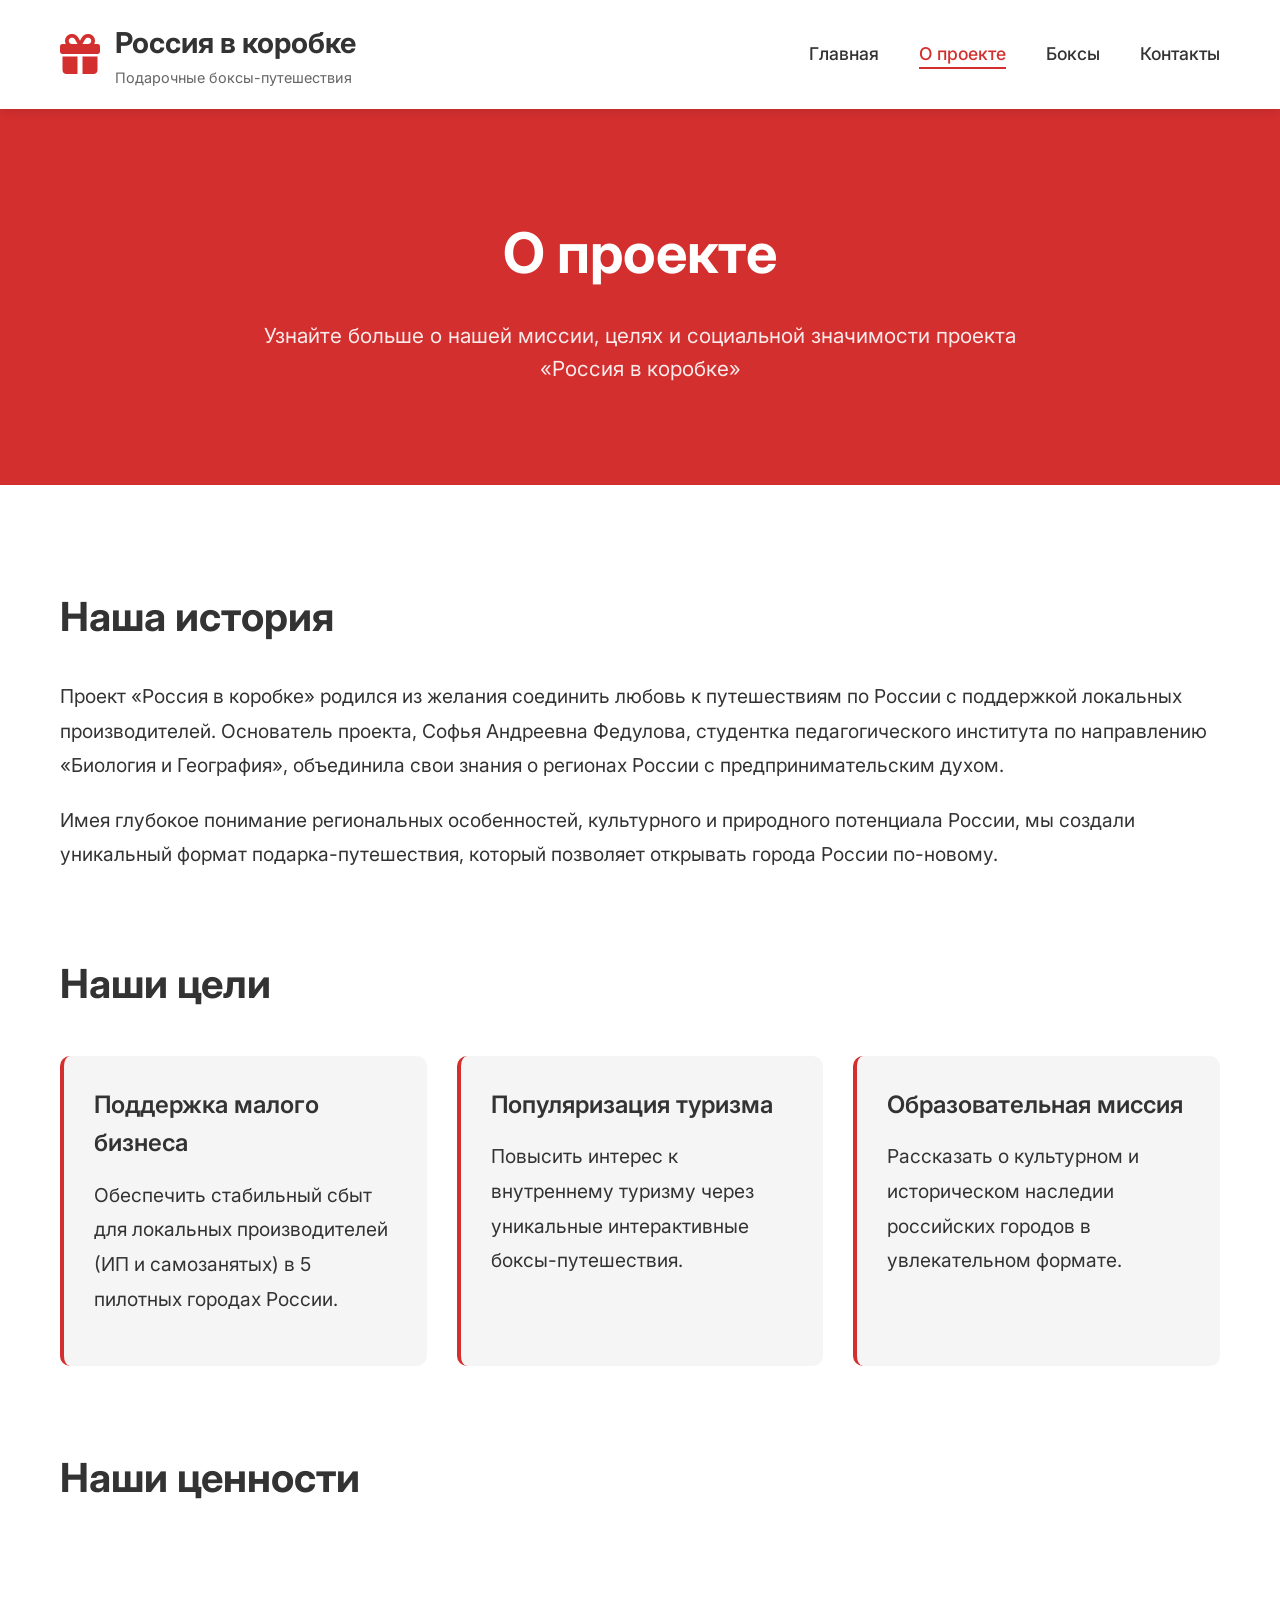
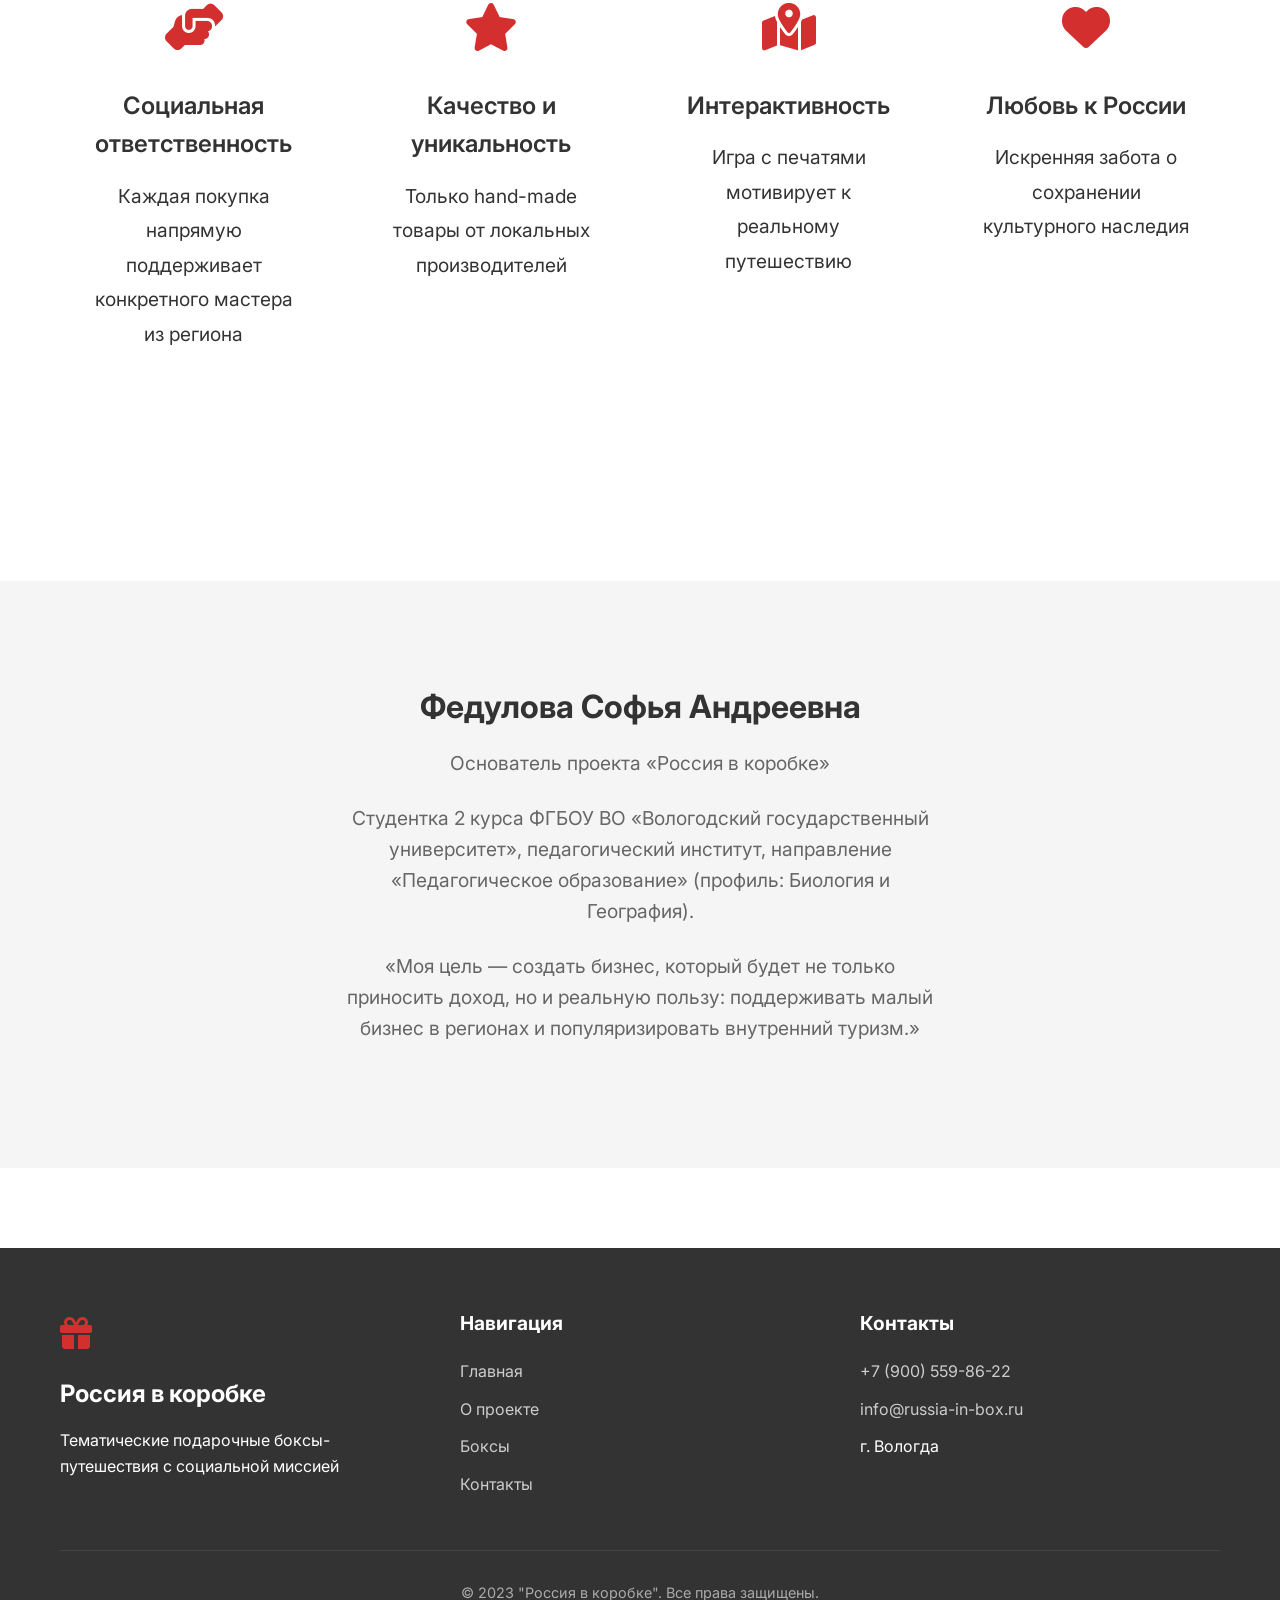
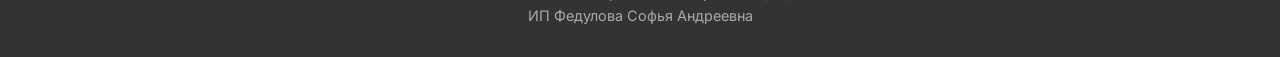
<file: about.html>
<!DOCTYPE html>
<html lang="ru">
<head>
    <meta charset="UTF-8">
    <meta name="viewport" content="width=device-width, initial-scale=1.0">
    <title>О проекте | Россия в коробке</title>
    <link rel="stylesheet" href="https://cdnjs.cloudflare.com/ajax/libs/font-awesome/6.4.0/css/all.min.css">
    <link href="https://fonts.googleapis.com/css2?family=Inter:wght@300;400;500;600;700&display=swap" rel="stylesheet">
    <link rel="stylesheet" href="style.css">
    <style>
        .page-header {
            background-color: var(--red);
            color: white;
            padding: 100px 0;
            text-align: center;
        }

        .page-header h1 {
            font-size: 3.5rem;
            margin-bottom: 20px;
            font-weight: 700;
        }

        .page-header p {
            font-size: 1.3rem;
            max-width: 800px;
            margin: 0 auto;
            opacity: 0.9;
        }

        .about-content {
            padding: 100px 0;
        }

        .about-section {
            margin-bottom: 80px;
        }

        .about-section h2 {
            font-size: 2.5rem;
            color: var(--dark);
            margin-bottom: 30px;
            font-weight: 700;
        }

        .about-section p {
            font-size: 1.2rem;
            line-height: 1.8;
            margin-bottom: 20px;
        }

        .goals {
            display: grid;
            grid-template-columns: repeat(auto-fit, minmax(300px, 1fr));
            gap: 30px;
            margin-top: 40px;
        }

        .goal-item {
            background-color: var(--gray);
            padding: 30px;
            border-radius: 10px;
            border-left: 4px solid var(--red);
        }

        .goal-item h3 {
            font-size: 1.5rem;
            color: var(--dark);
            margin-bottom: 15px;
            font-weight: 600;
        }

        .team {
            background-color: var(--gray);
            padding: 100px 0;
        }

        .team-member {
            text-align: center;
            max-width: 600px;
            margin: 0 auto;
        }

        .team-member h3 {
            font-size: 2rem;
            color: var(--dark);
            margin-bottom: 15px;
            font-weight: 700;
        }

        .team-member p {
            font-size: 1.2rem;
            color: #666;
            margin-bottom: 25px;
        }

        .values {
            display: grid;
            grid-template-columns: repeat(auto-fit, minmax(250px, 1fr));
            gap: 30px;
            margin-top: 50px;
        }

        .value-item {
            text-align: center;
            padding: 30px;
        }

        .value-icon {
            font-size: 3rem;
            color: var(--red);
            margin-bottom: 20px;
        }

        .value-item h3 {
            font-size: 1.5rem;
            color: var(--dark);
            margin-bottom: 15px;
            font-weight: 600;
        }
    </style>
</head>
<body>
    <!-- Шапка -->
    <header>
        <div class="container header-content">
            <a href="index.html" class="logo">
                <div class="logo-icon">
                    <i class="fas fa-gift"></i>
                </div>
                <div class="logo-text">
                    <h1>Россия в коробке</h1>
                    <p>Подарочные боксы-путешествия</p>
                </div>
            </a>
            
            <button class="mobile-menu-btn" id="mobileMenuBtn">
                <i class="fas fa-bars"></i>
            </button>
            
            <nav id="mainNav">
                <ul>
                    <li><a href="index.html">Главная</a></li>
                    <li><a href="about.html" class="active">О проекте</a></li>
                    <li><a href="index.html#cities">Боксы</a></li>
                    <li><a href="contact.html">Контакты</a></li>
                </ul>
            </nav>
        </div>
    </header>

    <!-- Заголовок страницы -->
    <section class="page-header">
        <div class="container">
            <h1>О проекте</h1>
            <p>Узнайте больше о нашей миссии, целях и социальной значимости проекта «Россия в коробке»</p>
        </div>
    </section>

    <!-- Содержание -->
    <section class="about-content">
        <div class="container">
            <div class="about-section">
                <h2>Наша история</h2>
                <p>Проект «Россия в коробке» родился из желания соединить любовь к путешествиям по России с поддержкой локальных производителей. Основатель проекта, Софья Андреевна Федулова, студентка педагогического института по направлению «Биология и География», объединила свои знания о регионах России с предпринимательским духом.</p>
                <p>Имея глубокое понимание региональных особенностей, культурного и природного потенциала России, мы создали уникальный формат подарка-путешествия, который позволяет открывать города России по-новому.</p>
            </div>

            <div class="about-section">
                <h2>Наши цели</h2>
                <div class="goals">
                    <div class="goal-item">
                        <h3>Поддержка малого бизнеса</h3>
                        <p>Обеспечить стабильный сбыт для локальных производителей (ИП и самозанятых) в 5 пилотных городах России.</p>
                    </div>
                    <div class="goal-item">
                        <h3>Популяризация туризма</h3>
                        <p>Повысить интерес к внутреннему туризму через уникальные интерактивные боксы-путешествия.</p>
                    </div>
                    <div class="goal-item">
                        <h3>Образовательная миссия</h3>
                        <p>Рассказать о культурном и историческом наследии российских городов в увлекательном формате.</p>
                    </div>
                </div>
            </div>

            <div class="about-section">
                <h2>Наши ценности</h2>
                <div class="values">
                    <div class="value-item">
                        <div class="value-icon">
                            <i class="fas fa-hands-helping"></i>
                        </div>
                        <h3>Социальная ответственность</h3>
                        <p>Каждая покупка напрямую поддерживает конкретного мастера из региона</p>
                    </div>
                    <div class="value-item">
                        <div class="value-icon">
                            <i class="fas fa-star"></i>
                        </div>
                        <h3>Качество и уникальность</h3>
                        <p>Только hand-made товары от локальных производителей</p>
                    </div>
                    <div class="value-item">
                        <div class="value-icon">
                            <i class="fas fa-map-marked-alt"></i>
                        </div>
                        <h3>Интерактивность</h3>
                        <p>Игра с печатями мотивирует к реальному путешествию</p>
                    </div>
                    <div class="value-item">
                        <div class="value-icon">
                            <i class="fas fa-heart"></i>
                        </div>
                        <h3>Любовь к России</h3>
                        <p>Искренняя забота о сохранении культурного наследия</p>
                    </div>
                </div>
            </div>
        </div>
    </section>

    <!-- Команда -->
    <section class="team">
        <div class="container">
            <div class="team-member">
                <h3>Федулова Софья Андреевна</h3>
                <p>Основатель проекта «Россия в коробке»</p>
                <p>Студентка 2 курса ФГБОУ ВО «Вологодский государственный университет», педагогический институт, направление «Педагогическое образование» (профиль: Биология и География).</p>
                <p>«Моя цель — создать бизнес, который будет не только приносить доход, но и реальную пользу: поддерживать малый бизнес в регионах и популяризировать внутренний туризм.»</p>
            </div>
        </div>
    </section>

    <!-- Футер -->
    <footer>
        <div class="container">
            <div class="footer-content">
                <div class="footer-logo">
                    <div class="logo-icon">
                        <i class="fas fa-gift"></i>
                    </div>
                    <h3>Россия в коробке</h3>
                    <p>Тематические подарочные боксы-путешествия с социальной миссией</p>
                </div>
                
                <div class="footer-links">
                    <h4>Навигация</h4>
                    <ul>
                        <li><a href="index.html">Главная</a></li>
                        <li><a href="about.html">О проекте</a></li>
                        <li><a href="index.html#cities">Боксы</a></li>
                        <li><a href="contact.html">Контакты</a></li>
                    </ul>
                </div>
                
                <div class="footer-links">
                    <h4>Контакты</h4>
                    <ul>
                        <li><a href="tel:+79005598622">+7 (900) 559-86-22</a></li>
                        <li><a href="mailto:info@russia-in-box.ru">info@russia-in-box.ru</a></li>
                        <li>г. Вологда</li>
                    </ul>
                </div>
            </div>
            
            <div class="copyright">
                <p>&copy; 2023 "Россия в коробке". Все права защищены.</p>
                <p>ИП Федулова Софья Андреевна</p>
            </div>
        </div>
    </footer>

    <script>
        // Мобильное меню
        document.getElementById('mobileMenuBtn').addEventListener('click', function() {
            document.getElementById('mainNav').classList.toggle('active');
        });

        // Закрытие меню при клике на ссылку
        document.querySelectorAll('nav a').forEach(link => {
            link.addEventListener('click', function() {
                document.getElementById('mainNav').classList.remove('active');
            });
        });
    </script>
</body>
</html>
</file>
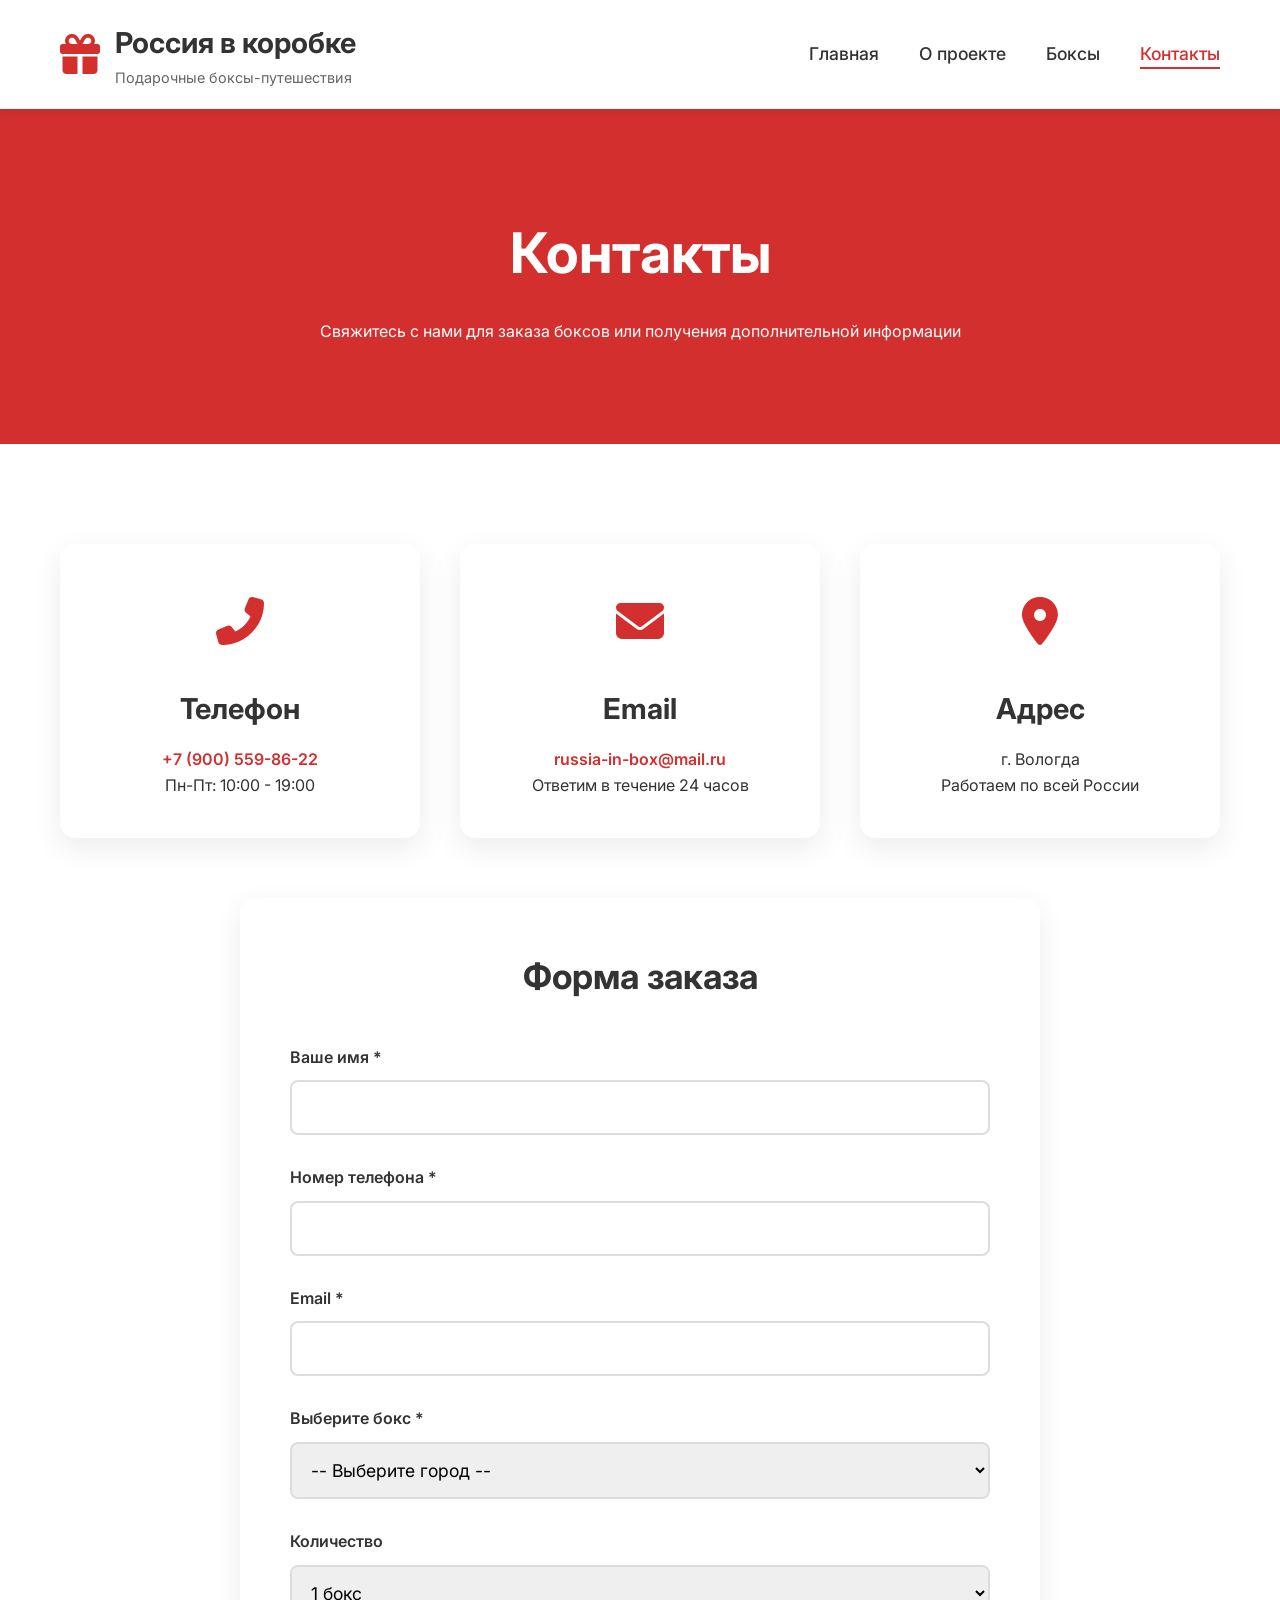
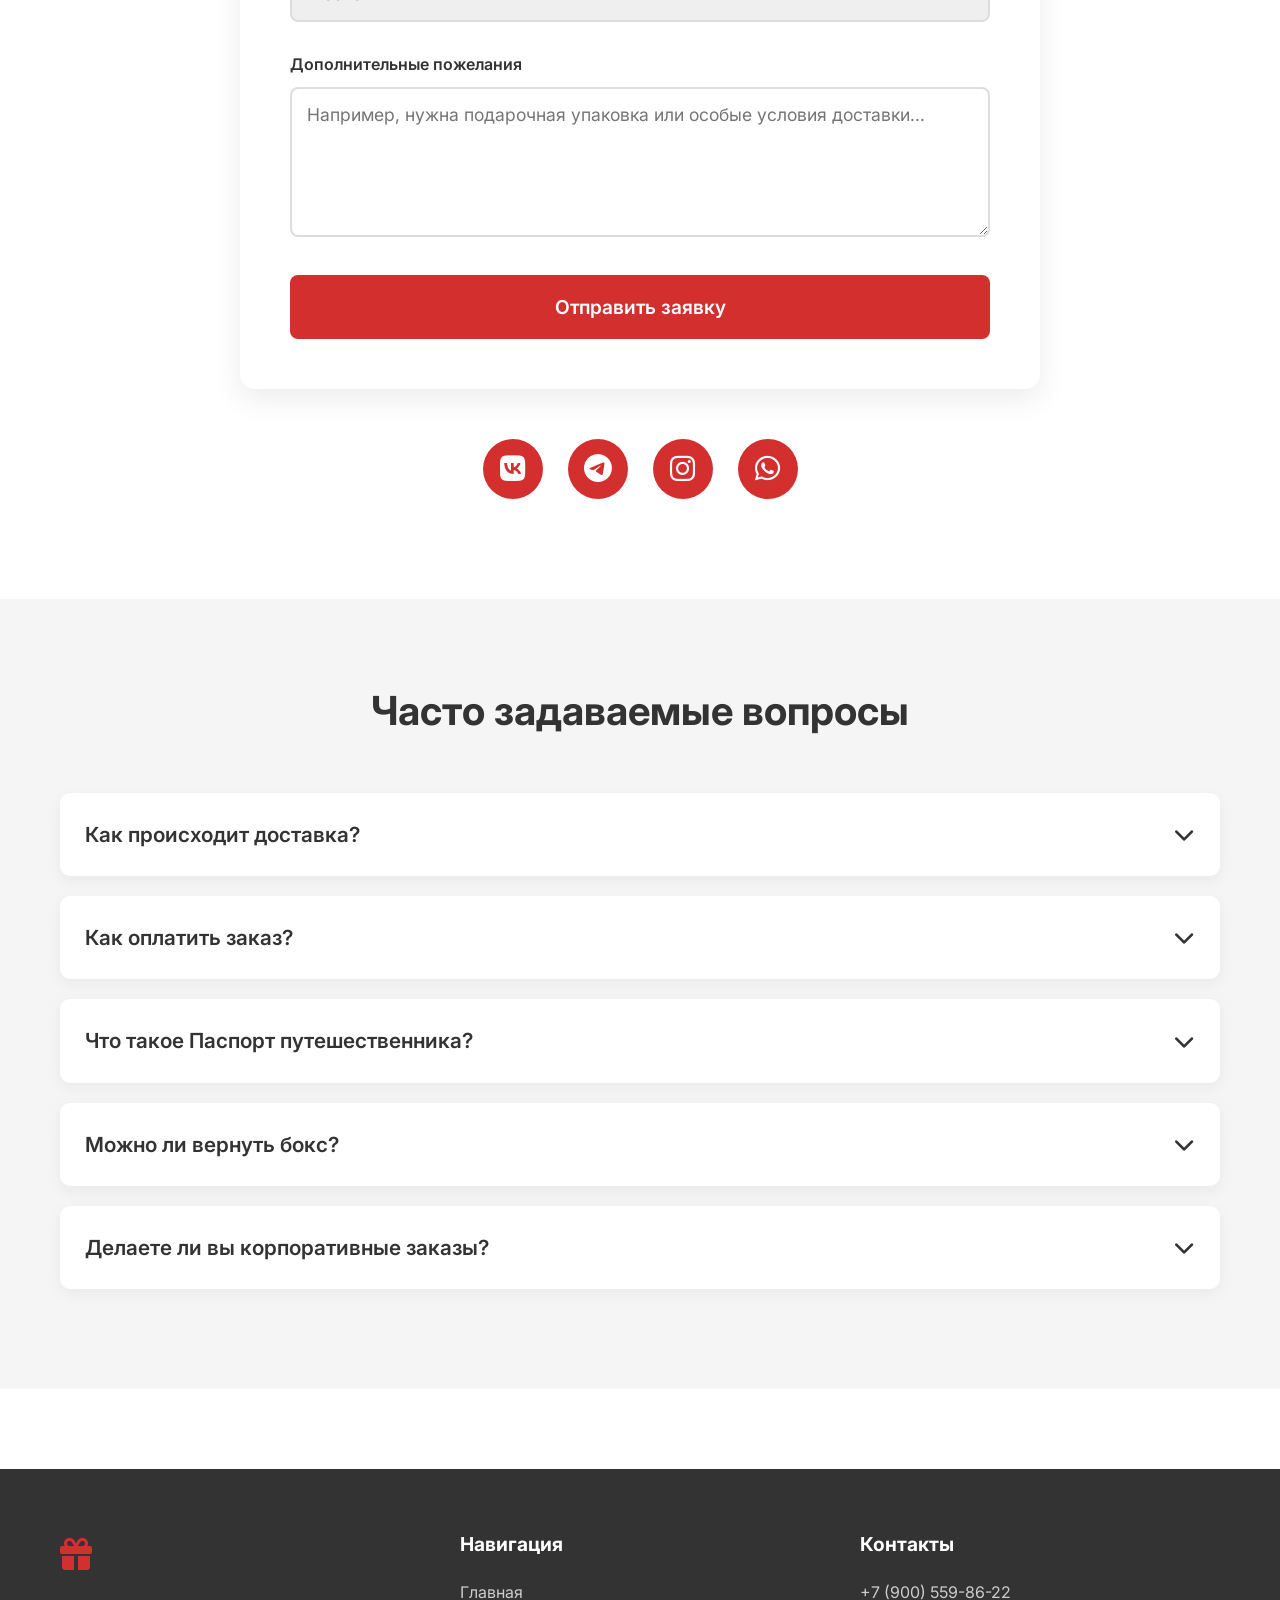
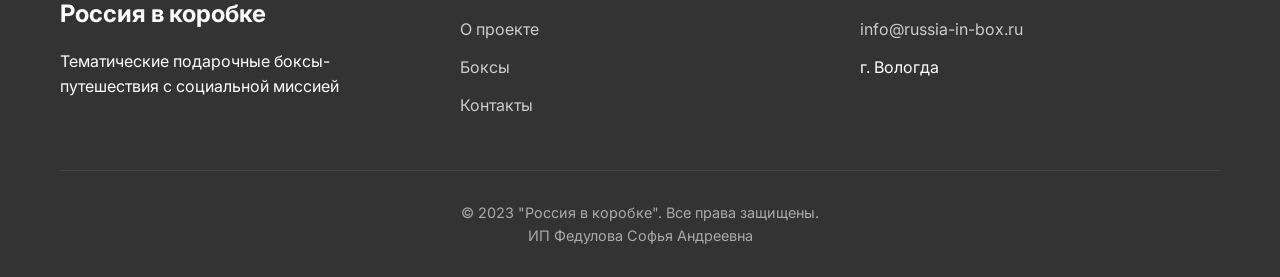
<file: contact.html>
<!DOCTYPE html>
<html lang="ru">
<head>
    <meta charset="UTF-8">
    <meta name="viewport" content="width=device-width, initial-scale=1.0">
    <title>Контакты | Россия в коробке</title>
    <link rel="stylesheet" href="https://cdnjs.cloudflare.com/ajax/libs/font-awesome/6.4.0/css/all.min.css">
    <link href="https://fonts.googleapis.com/css2?family=Inter:wght@300;400;500;600;700&display=swap" rel="stylesheet">
    <link rel="stylesheet" href="style.css">
    <style>
        .page-header {
            background-color: var(--red);
            color: white;
            padding: 100px 0;
            text-align: center;
        }

        .page-header h1 {
            font-size: 3.5rem;
            margin-bottom: 20px;
            font-weight: 700;
        }

        .contact-content {
            padding: 100px 0;
        }

        .contact-grid {
            display: grid;
            grid-template-columns: repeat(auto-fit, minmax(300px, 1fr));
            gap: 40px;
            margin-bottom: 60px;
        }

        .contact-card {
            background-color: white;
            padding: 40px;
            border-radius: 15px;
            box-shadow: 0 10px 30px rgba(0, 0, 0, 0.08);
            text-align: center;
            transition: transform 0.3s;
        }

        .contact-card:hover {
            transform: translateY(-10px);
        }

        .contact-icon {
            font-size: 3rem;
            color: var(--red);
            margin-bottom: 25px;
        }

        .contact-card h3 {
            font-size: 1.8rem;
            color: var(--dark);
            margin-bottom: 15px;
            font-weight: 700;
        }

        .contact-form {
            max-width: 800px;
            margin: 0 auto;
            background-color: white;
            padding: 50px;
            border-radius: 15px;
            box-shadow: 0 10px 30px rgba(0, 0, 0, 0.08);
        }

        .form-group {
            margin-bottom: 30px;
        }

        .form-group label {
            display: block;
            margin-bottom: 10px;
            font-weight: 600;
            color: var(--dark);
        }

        .form-group input,
        .form-group textarea,
        .form-group select {
            width: 100%;
            padding: 15px;
            border: 2px solid #ddd;
            border-radius: 8px;
            font-size: 1.1rem;
            transition: border-color 0.3s;
        }

        .form-group input:focus,
        .form-group textarea:focus,
        .form-group select:focus {
            outline: none;
            border-color: var(--red);
        }

                .form-group textarea {
            min-height: 150px;
            resize: vertical;
        }

        .social-links {
            display: flex;
            justify-content: center;
            gap: 25px;
            margin-top: 50px;
        }

        .social-icon {
            display: inline-flex;
            align-items: center;
            justify-content: center;
            width: 60px;
            height: 60px;
            background-color: var(--red);
            color: white;
            border-radius: 50%;
            font-size: 1.8rem;
            transition: all 0.3s;
            text-decoration: none;
        }

        .social-icon:hover {
            background-color: var(--dark-red);
            transform: scale(1.1);
        }

        .faq-section {
            padding: 80px 0;
            background-color: var(--gray);
        }

        .faq-item {
            background-color: white;
            margin-bottom: 20px;
            border-radius: 10px;
            overflow: hidden;
            box-shadow: 0 5px 15px rgba(0, 0, 0, 0.05);
        }

        .faq-question {
            padding: 25px;
            font-size: 1.3rem;
            font-weight: 600;
            color: var(--dark);
            cursor: pointer;
            display: flex;
            justify-content: space-between;
            align-items: center;
        }

        .faq-answer {
            padding: 0 25px;
            max-height: 0;
            overflow: hidden;
            transition: max-height 0.3s, padding 0.3s;
        }

        .faq-item.active .faq-answer {
            padding: 0 25px 25px;
            max-height: 500px;
        }
    </style>
</head>
<body>
    <!-- Шапка -->
    <header>
        <div class="container header-content">
            <a href="index.html" class="logo">
                <div class="logo-icon">
                    <i class="fas fa-gift"></i>
                </div>
                <div class="logo-text">
                    <h1>Россия в коробке</h1>
                    <p>Подарочные боксы-путешествия</p>
                </div>
            </a>
            
            <button class="mobile-menu-btn" id="mobileMenuBtn">
                <i class="fas fa-bars"></i>
            </button>
            
            <nav id="mainNav">
                <ul>
                    <li><a href="index.html">Главная</a></li>
                    <li><a href="about.html">О проекте</a></li>
                    <li><a href="index.html#cities">Боксы</a></li>
                    <li><a href="contact.html" class="active">Контакты</a></li>
                </ul>
            </nav>
        </div>
    </header>

    <!-- Заголовок страницы -->
    <section class="page-header">
        <div class="container">
            <h1>Контакты</h1>
            <p>Свяжитесь с нами для заказа боксов или получения дополнительной информации</p>
        </div>
    </section>

    <!-- Контакты -->
    <section class="contact-content">
        <div class="container">
            <div class="contact-grid">
                <div class="contact-card">
                    <div class="contact-icon">
                        <i class="fas fa-phone-alt"></i>
                    </div>
                    <h3>Телефон</h3>
                    <p><a href="tel:+79005598622" style="color: var(--red); text-decoration: none; font-weight: 600;">+7 (900) 559-86-22</a></p>
                    <p>Пн-Пт: 10:00 - 19:00</p>
                </div>
                
                <div class="contact-card">
                    <div class="contact-icon">
                        <i class="fas fa-envelope"></i>
                    </div>
                    <h3>Email</h3>
                    <p><a href="russia-in-box@mail.ru" style="color: var(--red); text-decoration: none; font-weight: 600;">russia-in-box@mail.ru</a></p>
                    <p>Ответим в течение 24 часов</p>
                </div>
                
                <div class="contact-card">
                    <div class="contact-icon">
                        <i class="fas fa-map-marker-alt"></i>
                    </div>
                    <h3>Адрес</h3>
                    <p>г. Вологда</p>
                    <p>Работаем по всей России</p>
                </div>
            </div>

            <!-- Форма обратной связи -->
            <div class="contact-form">
                <h2 style="text-align: center; margin-bottom: 40px; color: var(--dark); font-size: 2.2rem;">Форма заказа</h2>
                
                <form id="orderForm">
                    <div class="form-group">
                        <label for="name">Ваше имя *</label>
                        <input type="text" id="name" name="name" required>
                    </div>
                    
                    <div class="form-group">
                        <label for="phone">Номер телефона *</label>
                        <input type="tel" id="phone" name="phone" required>
                    </div>
                    
                    <div class="form-group">
                        <label for="email">Email *</label>
                        <input type="email" id="email" name="email" required>
                    </div>
                    
                    <div class="form-group">
                        <label for="city">Выберите бокс *</label>
                        <select id="city" name="city" required>
                            <option value="">-- Выберите город --</option>
                            <option value="petersburg">Санкт-Петербург (4 900 ₽)</option>
                            <option value="irkutsk">Иркутск (4 900 ₽)</option>
                            <option value="petrozavodsk">Петрозаводск (4 900 ₽)</option>
                            <option value="kazan">Казань (4 900 ₽)</option>
                            <option value="vologda">Вологда (4 900 ₽)</option>
                        </select>
                    </div>
                    
                    <div class="form-group">
                        <label for="quantity">Количество</label>
                        <select id="quantity" name="quantity">
                            <option value="1">1 бокс</option>
                            <option value="2">2 бокса</option>
                            <option value="3">3 бокса</option>
                            <option value="4">4 бокса</option>
                            <option value="5">5 боксов</option>
                        </select>
                    </div>
                    
                    <div class="form-group">
                        <label for="message">Дополнительные пожелания</label>
                        <textarea id="message" name="message" placeholder="Например, нужна подарочная упаковка или особые условия доставки..."></textarea>
                    </div>
                    
                    <button type="submit" class="btn" style="width: 100%; padding: 20px; font-size: 1.2rem;">Отправить заявку</button>
                </form>
            </div>

            <!-- Социальные сети -->
            <div class="social-links">
                <a href="#" class="social-icon">
                    <i class="fab fa-vk"></i>
                </a>
                <a href="#" class="social-icon">
                    <i class="fab fa-telegram"></i>
                </a>
                <a href="#" class="social-icon">
                    <i class="fab fa-instagram"></i>
                </a>
                <a href="#" class="social-icon">
                    <i class="fab fa-whatsapp"></i>
                </a>
            </div>
        </div>
    </section>

    <!-- FAQ -->
    <section class="faq-section">
        <div class="container">
            <h2 style="text-align: center; margin-bottom: 50px; color: var(--dark); font-size: 2.5rem;">Часто задаваемые вопросы</h2>
            
            <div class="faq-item">
                <div class="faq-question">
                    Как происходит доставка?
                    <i class="fas fa-chevron-down"></i>
                </div>
                <div class="faq-answer">
                    <p>Доставка осуществляется по всей России через службы доставки (СДЭК, Почта России). Срок доставки — от 3 до 14 дней в зависимости от региона. Отправляем заказы в течение 1-2 рабочих дней после подтверждения заказа.</p>
                </div>
            </div>
            
            <div class="faq-item">
                <div class="faq-question">
                    Как оплатить заказ?
                    <i class="fas fa-chevron-down"></i>
                </div>
                <div class="faq-answer">
                    <p>Доступно несколько способов оплаты: онлайн-оплата картой на сайте, перевод на карту Сбербанка или оплата при получении (наложенный платеж). Для юридических лиц возможна оплата по счету.</p>
                </div>
            </div>
            
            <div class="faq-item">
                <div class="faq-question">
                    Что такое Паспорт путешественника?
                    <i class="fas fa-chevron-down"></i>
                </div>
                <div class="faq-answer">
                    <p>Это специальный буклет, который идет в комплекте с каждым боксом. В нем вы можете собирать печати от партнерских музеев и ресторанов в соответствующем городе. За полную коллекцию печатей (2 печати от музеев и 2 от ресторанов) вы получаете скидку 10% у партнеров или 15% на следующий бокс от нашего магазина.</p>
                </div>
            </div>
            
            <div class="faq-item">
                <div class="faq-question">
                    Можно ли вернуть бокс?
                    <i class="fas fa-chevron-down"></i>
                </div>
                <div class="faq-answer">
                    <p>Да, в соответствии с законом о защите прав потребителей, вы можете вернуть неповрежденный бокс в течение 7 дней после получения. Возврат возможен при сохранении товарного вида и упаковки всех предметов.</p>
                </div>
            </div>
            
            <div class="faq-item">
                <div class="faq-question">
                    Делаете ли вы корпоративные заказы?
                    <i class="fas fa-chevron-down"></i>
                </div>
                <div class="faq-answer">
                    <p>Да, мы сотрудничаем с компаниями и предлагаем специальные условия для корпоративных клиентов. При заказе от 5 боксов предоставляем скидку 10%, от 10 боксов — 15%. Также возможна разработка индивидуального дизайна боксов с логотипом компании.</p>
                </div>
            </div>
        </div>
    </section>

    <!-- Футер -->
    <footer>
        <div class="container">
            <div class="footer-content">
                <div class="footer-logo">
                    <div class="logo-icon">
                        <i class="fas fa-gift"></i>
                    </div>
                    <h3>Россия в коробке</h3>
                    <p>Тематические подарочные боксы-путешествия с социальной миссией</p>
                </div>
                
                <div class="footer-links">
                    <h4>Навигация</h4>
                    <ul>
                        <li><a href="index.html">Главная</a></li>
                        <li><a href="about.html">О проекте</a></li>
                        <li><a href="index.html#cities">Боксы</a></li>
                        <li><a href="contact.html">Контакты</a></li>
                    </ul>
                </div>
                
                <div class="footer-links">
                    <h4>Контакты</h4>
                    <ul>
                        <li><a href="tel:+79005598622">+7 (900) 559-86-22</a></li>
                        <li><a href="mailto:info@russia-in-box.ru">info@russia-in-box.ru</a></li>
                        <li>г. Вологда</li>
                    </ul>
                </div>
            </div>
            
            <div class="copyright">
                <p>&copy; 2023 "Россия в коробке". Все права защищены.</p>
                <p>ИП Федулова Софья Андреевна</p>
            </div>
        </div>
    </footer>

    <script>
        // Мобильное меню
        document.getElementById('mobileMenuBtn').addEventListener('click', function() {
            document.getElementById('mainNav').classList.toggle('active');
        });

        // Закрытие меню при клике на ссылку
        document.querySelectorAll('nav a').forEach(link => {
            link.addEventListener('click', function() {
                document.getElementById('mainNav').classList.remove('active');
            });
        });

        // FAQ аккордеон
        document.querySelectorAll('.faq-question').forEach(question => {
            question.addEventListener('click', function() {
                const item = this.parentElement;
                item.classList.toggle('active');
            });
        });

        // Обработка формы
        document.getElementById('orderForm').addEventListener('submit', function(e) {
            e.preventDefault();
            alert('Спасибо за заявку! Мы свяжемся с вами в ближайшее время для подтверждения заказа.');
            this.reset();
        });
    </script>
</body>
</html>
</file>
<file: style.css>
/* Общие стили */
* {
    margin: 0;
    padding: 0;
    box-sizing: border-box;
    font-family: 'Inter', 'Segoe UI', sans-serif;
}

:root {
    --red: #d32f2f;
    --dark-red: #b71c1c;
    --light-red: #ffebee;
    --white: #ffffff;
    --gray: #f5f5f5;
    --dark: #333333;
}

body {
    background-color: var(--white);
    color: var(--dark);
    line-height: 1.6;
}

.container {
    max-width: 1200px;
    margin: 0 auto;
    padding: 0 20px;
}

/* Шапка */
header {
    background-color: var(--white);
    padding: 20px 0;
    position: sticky;
    top: 0;
    z-index: 1000;
    box-shadow: 0 2px 10px rgba(0, 0, 0, 0.1);
}

.header-content {
    display: flex;
    justify-content: space-between;
    align-items: center;
}

.logo {
    display: flex;
    align-items: center;
    gap: 15px;
    text-decoration: none;
    color: var(--dark);
}

.logo-icon {
    font-size: 2.5rem;
    color: var(--red);
}

.logo-text h1 {
    font-size: 1.8rem;
    font-weight: 700;
}

.logo-text p {
    font-size: 0.9rem;
    color: #666;
}

nav ul {
    display: flex;
    list-style: none;
    gap: 40px;
}

nav a {
    color: var(--dark);
    text-decoration: none;
    font-weight: 500;
    font-size: 1.1rem;
    position: relative;
    padding: 5px 0;
    transition: color 0.3s;
}

nav a:hover {
    color: var(--red);
}

nav a.active {
    color: var(--red);
}

nav a.active:after {
    content: '';
    position: absolute;
    bottom: 0;
    left: 0;
    width: 100%;
    height: 2px;
    background-color: var(--red);
}

.mobile-menu-btn {
    display: none;
    background: none;
    border: none;
    color: var(--dark);
    font-size: 1.5rem;
    cursor: pointer;
}

/* Кнопки */
.btn {
    display: inline-block;
    background-color: var(--red);
    color: var(--white);
    padding: 15px 35px;
    font-size: 1.1rem;
    font-weight: 600;
    text-decoration: none;
    border-radius: 8px;
    transition: all 0.3s;
    border: none;
    cursor: pointer;
    text-align: center;
}

.btn:hover {
    background-color: var(--dark-red);
    transform: translateY(-2px);
    box-shadow: 0 5px 15px rgba(211, 47, 47, 0.2);
}

.btn-outline {
    background-color: transparent;
    color: var(--red);
    border: 2px solid var(--red);
}

.btn-outline:hover {
    background-color: var(--red);
    color: var(--white);
}

/* Хлебные крошки */
.breadcrumbs {
    padding: 20px 0;
    background-color: var(--gray);
    font-size: 0.9rem;
}

.breadcrumbs a {
    color: var(--red);
    text-decoration: none;
}

.breadcrumbs a:hover {
    text-decoration: underline;
}

.breadcrumbs span {
    color: #666;
}

/* Футер */
footer {
    background-color: var(--dark);
    color: var(--white);
    padding: 60px 0 30px;
    margin-top: 80px;
}

.footer-content {
    display: grid;
    grid-template-columns: repeat(auto-fit, minmax(250px, 1fr));
    gap: 40px;
    margin-bottom: 40px;
}

.footer-logo .logo-icon {
    font-size: 2rem;
}

.footer-logo h3 {
    font-size: 1.5rem;
    margin: 15px 0;
}

.footer-links h4 {
    font-size: 1.2rem;
    margin-bottom: 20px;
    color: var(--white);
}

.footer-links ul {
    list-style: none;
}

.footer-links li {
    margin-bottom: 12px;
}

.footer-links a {
    color: #ccc;
    text-decoration: none;
    transition: color 0.3s;
    font-size: 1rem;
}

.footer-links a:hover {
    color: var(--white);
}

.copyright {
    text-align: center;
    padding-top: 30px;
    border-top: 1px solid #444;
    color: #aaa;
    font-size: 0.9rem;
}

/* Адаптивность */
@media (max-width: 768px) {
    nav {
        display: none;
        position: absolute;
        top: 100%;
        left: 0;
        width: 100%;
        background-color: var(--white);
        padding: 20px;
        box-shadow: 0 10px 20px rgba(0, 0, 0, 0.1);
    }
    
    nav.active {
        display: block;
    }
    
    nav ul {
        flex-direction: column;
        gap: 20px;
    }
    
    .mobile-menu-btn {
        display: block;
    }
    
    .container {
        padding: 0 15px;
    }
}

@media (max-width: 480px) {
    .logo-text h1 {
        font-size: 1.5rem;
    }
    
    .btn {
        padding: 12px 25px;
        font-size: 1rem;
    }
}
</file>
